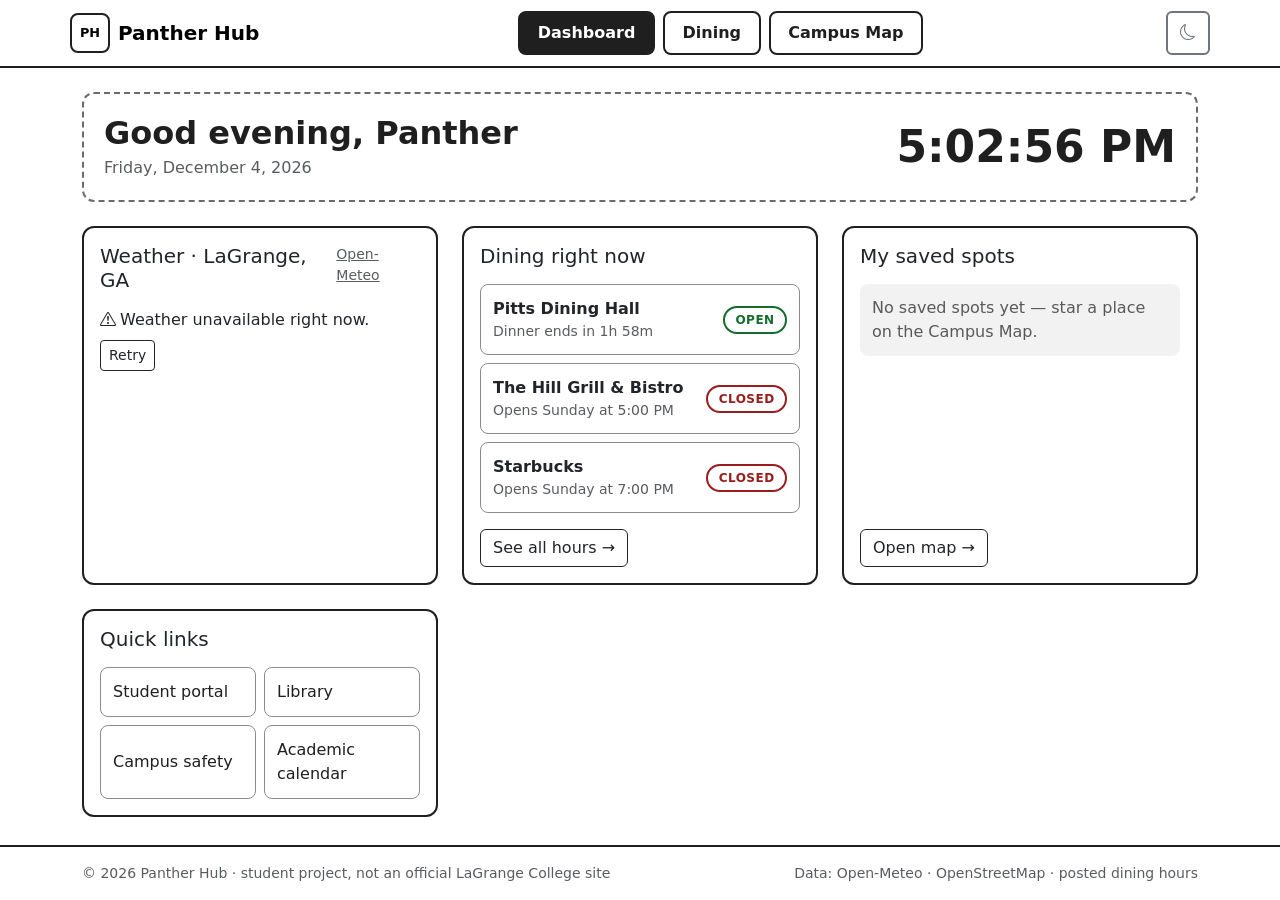
<file: index.html>
<!doctype html>
<html lang="en" data-bs-theme="light">
<head>
  <!-- ===== Page metadata ===== -->
  <meta charset="utf-8">
  <meta name="viewport" content="width=device-width, initial-scale=1">
  <title>Dashboard · Panther Hub</title>
  <meta name="description" content="Panther Hub dashboard: weather, dining status, and quick links for LaGrange College students.">

  <!-- Bootstrap 5.3 (5.3+ is needed for data-bs-theme dark mode in the Final epic) -->
  <link rel="stylesheet" href="https://cdn.jsdelivr.net/npm/bootstrap@5.3.3/dist/css/bootstrap.min.css">
  <!-- Bootstrap Icons: weather icons, moon, star -->
  <link rel="stylesheet" href="https://cdn.jsdelivr.net/npm/bootstrap-icons@1.11.3/font/bootstrap-icons.min.css">
  <!-- Custom styles load last so they can override Bootstrap -->
  <link rel="stylesheet" href="css/styles.css">
</head>
<body class="d-flex flex-column min-vh-100">

  <!-- Skip link: lets keyboard users jump past the navbar -->
  <a class="visually-hidden-focusable skip-link" href="#main">Skip to main content</a>

  <!-- ===== Shared header + navbar (same on all 3 pages) ===== -->
  <header class="site-header border-bottom">
    <nav class="navbar navbar-expand-md container-xl" aria-label="Main navigation">
      <!-- Brand: logo placeholder + name, links back to the Dashboard -->
      <a class="navbar-brand d-flex align-items-center gap-2 fw-bold" href="index.html">
        <span class="logo-mark" aria-hidden="true">PH</span>
        Panther Hub
      </a>

      <!-- Hamburger toggler: shown below the md breakpoint (mobile wireframes) -->
      <button class="navbar-toggler" type="button" data-bs-toggle="collapse" data-bs-target="#mainNav"
              aria-controls="mainNav" aria-expanded="false" aria-label="Open menu">
        <span class="navbar-toggler-icon"></span>
      </button>

      <div class="collapse navbar-collapse" id="mainNav">
        <ul class="navbar-nav mx-auto gap-md-2">
          <!-- aria-current marks the page the user is on -->
          <li class="nav-item"><a class="nav-link active" aria-current="page" href="index.html">Dashboard</a></li>
          <li class="nav-item"><a class="nav-link" href="dining.html">Dining</a></li>
          <li class="nav-item"><a class="nav-link" href="map.html">Campus Map</a></li>
        </ul>
        <!-- Dark-mode toggle: placeholder for now, wired up in FINAL 07 (PH-24) -->
        <button type="button" class="btn btn-outline-secondary icon-btn" id="themeToggle" aria-label="Toggle dark mode">
          <i class="bi bi-moon" aria-hidden="true"></i>
        </button>
      </div>
    </nav>
  </header>

  <main id="main" class="container-xl py-4 flex-grow-1">

    <!-- ① Greeting + live clock (dashboard.js → startClock) -->
    <section class="hero-card mb-4" aria-labelledby="greeting">
      <div>
        <h1 id="greeting" class="h2 fw-bold mb-1">Good day, Panther</h1>
        <p id="today" class="text-body-secondary mb-0">Loading date…</p>
      </div>
      <!-- Not an aria-live region on purpose: it would be announced every second -->
      <p id="clock" class="clock mb-0">--:--:--</p>
    </section>

    <!-- Card grid: 1 column on phones, 2 on tablets, 3 on desktop -->
    <div class="row g-4">

      <!-- ② Weather card (Open-Meteo API #1) -->
      <div class="col-12 col-md-6 col-lg-4">
        <section class="card hub-card h-100" aria-labelledby="weatherTitle">
          <div class="card-body d-flex flex-column gap-3">
            <div class="d-flex justify-content-between align-items-start">
              <h2 id="weatherTitle" class="h5 mb-0">Weather · LaGrange, GA</h2>
              <a class="small text-body-secondary" href="https://open-meteo.com/" target="_blank" rel="noopener">Open-Meteo</a>
            </div>
            <!-- dashboard.js swaps this container between loading / data / error states -->
            <div id="weatherBody" aria-live="polite">
              <p class="text-body-secondary mb-0">
                <span class="spinner-border spinner-border-sm me-2" aria-hidden="true"></span>Loading weather…
              </p>
            </div>
            <!-- 5-day forecast strip: filled from the API's daily arrays -->
            <ul id="forecast" class="forecast list-unstyled mb-0" aria-label="5-day forecast"></ul>
          </div>
        </section>
      </div>

      <!-- ③ Dining right now (reads data/dining.json + common.js hours logic) -->
      <div class="col-12 col-md-6 col-lg-4">
        <section class="card hub-card h-100" aria-labelledby="diningTitle">
          <div class="card-body d-flex flex-column gap-3">
            <h2 id="diningTitle" class="h5 mb-0">Dining right now</h2>
            <ul id="diningNow" class="list-unstyled d-flex flex-column gap-2 mb-0">
              <li class="text-body-secondary">Loading dining hours…</li>
            </ul>
            <a class="btn btn-outline-dark align-self-start mt-auto" href="dining.html">See all hours →</a>
          </div>
        </section>
      </div>

      <!-- ④ My saved spots: built in FINAL 06 (PH-23); shows the empty state for now -->
      <div class="col-12 col-md-6 col-lg-4">
        <section class="card hub-card h-100" aria-labelledby="savedTitle">
          <div class="card-body d-flex flex-column gap-3">
            <h2 id="savedTitle" class="h5 mb-0">My saved spots</h2>
            <ul id="savedSpots" class="list-unstyled d-flex flex-column gap-2 mb-0"></ul>
            <a class="btn btn-outline-dark align-self-start mt-auto" href="map.html">Open map →</a>
          </div>
        </section>
      </div>

      <!-- ⑤ Quick links: static 2×2 grid. External links open in a new tab. -->
      <div class="col-12 col-md-6 col-lg-4">
        <section class="card hub-card h-100" aria-labelledby="linksTitle">
          <div class="card-body d-flex flex-column gap-3">
            <h2 id="linksTitle" class="h5 mb-0">Quick links</h2>
            <!-- TODO (PH-11): confirm each URL with the college before the MVP deadline -->
            <div class="quick-links">
              <a href="https://www.lagrange.edu/" target="_blank" rel="noopener">Student portal</a>
              <a href="https://www.lagrange.edu/" target="_blank" rel="noopener">Library</a>
              <a href="https://www.lagrange.edu/" target="_blank" rel="noopener">Campus safety</a>
              <a href="https://www.lagrange.edu/" target="_blank" rel="noopener">Academic calendar</a>
            </div>
          </div>
        </section>
      </div>

    </div>
  </main>

  <!-- ===== Shared footer ===== -->
  <footer class="site-footer border-top py-3">
    <div class="container-xl d-flex flex-wrap justify-content-between gap-2 small text-body-secondary">
      <span>© <span class="js-year"></span> Panther Hub · student project, not an official LaGrange College site</span>
      <span>Data: Open-Meteo · OpenStreetMap · posted dining hours</span>
    </div>
  </footer>

  <!-- Bootstrap JS bundle (navbar collapse) -->
  <script src="https://cdn.jsdelivr.net/npm/bootstrap@5.3.3/dist/js/bootstrap.bundle.min.js"></script>
  <!-- Shared helpers first, then this page's script -->
  <script src="js/common.js"></script>
  <script src="js/dashboard.js"></script>
</body>
</html>
</file>
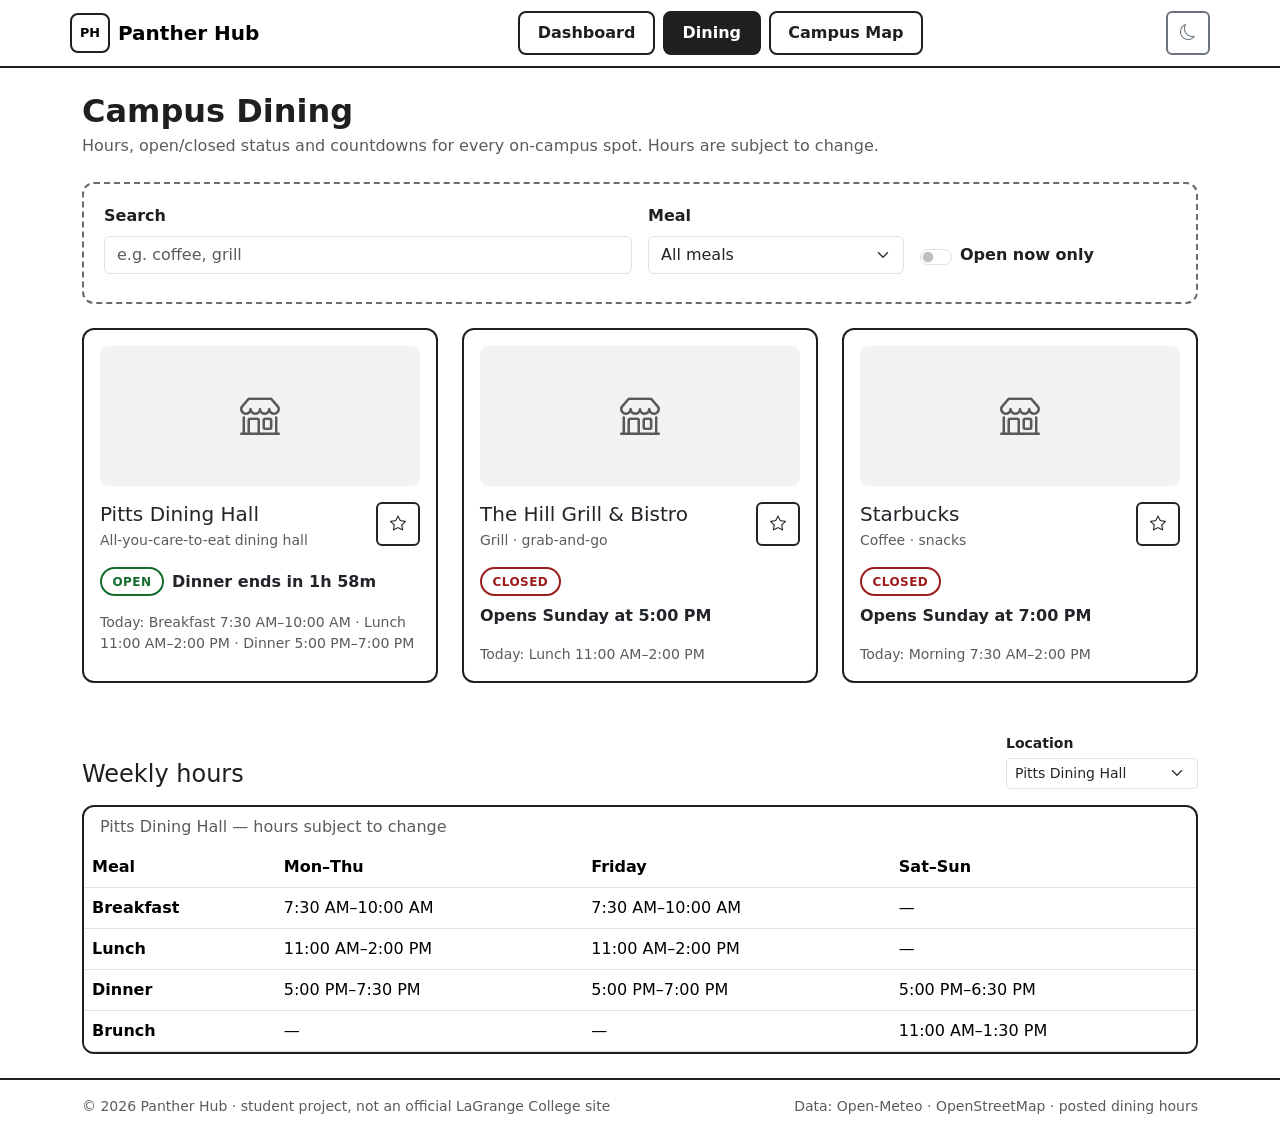
<file: dining.html>
<!doctype html>
<html lang="en" data-bs-theme="light">
<head>
  <!-- ===== Page metadata ===== -->
  <meta charset="utf-8">
  <meta name="viewport" content="width=device-width, initial-scale=1">
  <title>Campus Dining · Panther Hub</title>
  <meta name="description" content="Open/closed status, countdowns, and weekly hours for LaGrange College dining locations.">

  <link rel="stylesheet" href="https://cdn.jsdelivr.net/npm/bootstrap@5.3.3/dist/css/bootstrap.min.css">
  <link rel="stylesheet" href="https://cdn.jsdelivr.net/npm/bootstrap-icons@1.11.3/font/bootstrap-icons.min.css">
  <link rel="stylesheet" href="css/styles.css">
</head>
<body class="d-flex flex-column min-vh-100">

  <a class="visually-hidden-focusable skip-link" href="#main">Skip to main content</a>

  <!-- ===== Shared header + navbar ===== -->
  <header class="site-header border-bottom">
    <nav class="navbar navbar-expand-md container-xl" aria-label="Main navigation">
      <a class="navbar-brand d-flex align-items-center gap-2 fw-bold" href="index.html">
        <span class="logo-mark" aria-hidden="true">PH</span>
        Panther Hub
      </a>
      <button class="navbar-toggler" type="button" data-bs-toggle="collapse" data-bs-target="#mainNav"
              aria-controls="mainNav" aria-expanded="false" aria-label="Open menu">
        <span class="navbar-toggler-icon"></span>
      </button>
      <div class="collapse navbar-collapse" id="mainNav">
        <ul class="navbar-nav mx-auto gap-md-2">
          <li class="nav-item"><a class="nav-link" href="index.html">Dashboard</a></li>
          <li class="nav-item"><a class="nav-link active" aria-current="page" href="dining.html">Dining</a></li>
          <li class="nav-item"><a class="nav-link" href="map.html">Campus Map</a></li>
        </ul>
        <button type="button" class="btn btn-outline-secondary icon-btn" id="themeToggle" aria-label="Toggle dark mode">
          <i class="bi bi-moon" aria-hidden="true"></i>
        </button>
      </div>
    </nav>
  </header>

  <main id="main" class="container-xl py-4 flex-grow-1">

    <!-- Page heading -->
    <div class="mb-4">
      <h1 class="h2 fw-bold mb-1">Campus Dining</h1>
      <p class="text-body-secondary mb-0">
        Hours, open/closed status and countdowns for every on-campus spot. Hours are subject to change.
        <span id="lastVerified"></span>
      </p>
    </div>

    <!-- ① Filter bar: markup is in place for the wireframe; filtering logic lands in FINAL 02 (PH-19) -->
    <form id="diningFilters" class="filter-bar mb-4" role="search" aria-label="Filter dining locations">
      <div class="row g-3 align-items-end">
        <div class="col-12 col-md-6">
          <label for="diningSearch" class="form-label fw-semibold">Search</label>
          <input id="diningSearch" type="search" class="form-control" placeholder="e.g. coffee, grill">
        </div>
        <div class="col-6 col-md-3">
          <label for="mealFilter" class="form-label fw-semibold">Meal</label>
          <select id="mealFilter" class="form-select">
            <option value="">All meals</option>
            <option>Breakfast</option>
            <option>Lunch</option>
            <option>Brunch</option>
            <option>Dinner</option>
          </select>
        </div>
        <div class="col-6 col-md-3">
          <div class="form-check form-switch open-now-switch">
            <input class="form-check-input" type="checkbox" role="switch" id="openNow">
            <label class="form-check-label fw-semibold" for="openNow">Open now only</label>
          </div>
        </div>
      </div>
      <p id="filterNote" class="small text-body-secondary mt-2 mb-0" aria-live="polite"></p>
    </form>

    <!-- ② Location cards: dining.js builds one <article> per location from data/dining.json -->
    <div id="diningCards" class="row g-4 mb-5" aria-live="polite">
      <p class="text-body-secondary">Loading dining locations…</p>
    </div>

    <!-- ④ Weekly hours table: built from the same JSON, no hard-coded times -->
    <section aria-labelledby="weeklyTitle">
      <div class="d-flex flex-wrap justify-content-between align-items-end gap-3 mb-3">
        <h2 id="weeklyTitle" class="h4 mb-0">Weekly hours</h2>
        <div>
          <label for="hoursLocation" class="form-label small fw-semibold mb-1">Location</label>
          <select id="hoursLocation" class="form-select form-select-sm"></select>
        </div>
      </div>
      <!-- .table-responsive lets the table scroll sideways on phones instead of breaking the layout -->
      <div class="table-responsive hub-table">
        <table class="table mb-0">
          <caption id="hoursCaption" class="px-3">Loading…</caption>
          <thead id="hoursHead"></thead>
          <tbody id="hoursBody"></tbody>
        </table>
      </div>
    </section>
  </main>

  <!-- ===== Shared footer ===== -->
  <footer class="site-footer border-top py-3">
    <div class="container-xl d-flex flex-wrap justify-content-between gap-2 small text-body-secondary">
      <span>© <span class="js-year"></span> Panther Hub · student project, not an official LaGrange College site</span>
      <span>Data: Open-Meteo · OpenStreetMap · posted dining hours</span>
    </div>
  </footer>

  <script src="https://cdn.jsdelivr.net/npm/bootstrap@5.3.3/dist/js/bootstrap.bundle.min.js"></script>
  <script src="js/common.js"></script>
  <script src="js/dining.js"></script>
</body>
</html>
</file>
<file: css/styles.css>
/* =====================================================================
   Panther Hub — custom styles
   Loaded after Bootstrap 5.3 so these rules can override its defaults.
   Sections:
     1. Theme variables (colors, spacing, radius)
     2. Base + shared header/footer
     3. Reusable components (cards, buttons, chips, badges)
     4. Dashboard
     5. Dining
     6. Campus Map
     7. Responsive rules (@media)
   ===================================================================== */

/* ---------- 1. Theme variables ----------
   One place to change the look. Dark-mode values (FINAL 07) will
   override these under [data-bs-theme="dark"]. */
:root {
  --ph-accent: #1d4ed8;        /* blue accent from the wireframes */
  --ph-accent-contrast: #ffffff;
  --ph-text: #1f1f1f;
  --ph-muted: #595959;         /* 7:1 on white, passes WCAG AA */
  --ph-border: #1f1f1f;
  --ph-border-soft: #8c8c8c;
  --ph-surface: #ffffff;
  --ph-surface-alt: #f2f2f2;
  --ph-open: #146c2e;          /* green, paired with the word OPEN */
  --ph-closed: #9b1c1c;        /* red, paired with the word CLOSED */
  --ph-radius: 12px;
  --ph-radius-sm: 8px;
  --ph-gap: 1rem;
  --ph-touch: 44px;            /* minimum touch-target size */
}

/* Placeholder dark palette so the toggle has something to switch to later */
[data-bs-theme="dark"] {
  --ph-text: #f1f1f1;
  --ph-muted: #b5b5b5;
  --ph-border: #d0d0d0;
  --ph-border-soft: #6b6b6b;
  --ph-surface: #1b1b1f;
  --ph-surface-alt: #2a2a30;
  --ph-accent: #7aa2ff;
  --ph-accent-contrast: #0b0b0b;
}

/* ---------- 2. Base + shared header/footer ---------- */
body {
  font-family: "Inter", system-ui, -apple-system, "Segoe UI", Roboto, sans-serif;
  color: var(--ph-text);
}

/* Skip link becomes visible when focused with the keyboard */
.skip-link {
  position: absolute;
  top: 0.5rem;
  left: 0.5rem;
  z-index: 2000;
  padding: 0.5rem 1rem;
  background: var(--ph-surface);
  border: 2px solid var(--ph-border);
  border-radius: var(--ph-radius-sm);
}

.site-header {
  border-bottom: 2px solid var(--ph-border) !important;
}

/* Square logo placeholder until real branding lands (FINAL 09) */
.logo-mark {
  display: inline-flex;
  align-items: center;
  justify-content: center;
  width: 40px;
  height: 40px;
  border: 2px solid var(--ph-border);
  border-radius: var(--ph-radius-sm);
  font-size: 0.8rem;
  font-weight: 800;
}

/* Nav links styled as outlined pills; the active page is filled */
.navbar-nav .nav-link {
  padding: 0.5rem 1.1rem !important;
  border: 2px solid var(--ph-border);
  border-radius: var(--ph-radius-sm);
  font-weight: 600;
  color: var(--ph-text);
}
.navbar-nav .nav-link.active {
  background: var(--ph-border);
  color: var(--ph-surface) !important;
}
.navbar-nav .nav-link:hover:not(.active) {
  background: var(--ph-surface-alt);
}

.site-footer {
  border-top: 2px solid var(--ph-border) !important;
}

/* ---------- 3. Reusable components ---------- */

/* Square icon-only buttons meet the 44×44 px touch target */
.icon-btn {
  width: var(--ph-touch);
  height: var(--ph-touch);
  display: inline-flex;
  align-items: center;
  justify-content: center;
  padding: 0;
  border-width: 2px;
}

/* Outlined card used across all pages */
.hub-card {
  border: 2px solid var(--ph-border);
  border-radius: var(--ph-radius);
}

/* Dashed box for "interactive area" sections, matching the wireframe */
.filter-bar,
.hero-card {
  padding: 1.25rem;
  border: 2px dashed #6b6b6b;
  border-radius: var(--ph-radius);
}

/* OPEN / CLOSED pill: color AND text, never color alone */
.status-pill {
  display: inline-block;
  padding: 0.2rem 0.65rem;
  border: 2px solid currentColor;
  border-radius: 999px;
  font-size: 0.75rem;
  font-weight: 800;
  letter-spacing: 0.04em;
  white-space: nowrap;
}
.status-pill.is-open   { color: var(--ph-open); }
.status-pill.is-closed { color: var(--ph-closed); }

/* Category chips on the map page */
.chip {
  min-height: var(--ph-touch);
  padding: 0 0.9rem;
  border: 2px solid var(--ph-border);
  border-radius: 999px;
  background: var(--ph-surface);
  color: var(--ph-text);
  font-weight: 600;
  font-size: 0.9rem;
}
.chip[aria-pressed="true"] {
  background: var(--ph-border);
  color: var(--ph-surface);
}

/* ---------- 4. Dashboard ---------- */
.hero-card {
  display: flex;
  flex-wrap: wrap;
  align-items: flex-end;
  justify-content: space-between;
  gap: var(--ph-gap);
}

/* tabular-nums keeps the digits the same width so the clock doesn't jitter */
.clock {
  font-size: clamp(2rem, 5vw, 2.75rem);
  font-weight: 700;
  font-variant-numeric: tabular-nums;
}

.weather-now {
  display: flex;
  align-items: center;
  gap: var(--ph-gap);
}
.weather-icon {
  font-size: 3.5rem;
  line-height: 1;
  color: var(--ph-accent);
}
.weather-temp {
  font-size: 2.75rem;
  font-weight: 700;
  line-height: 1;
}

/* 5 equal columns that stay in one row even on phones */
.forecast {
  display: grid;
  grid-template-columns: repeat(5, minmax(0, 1fr));
  gap: 0.5rem;
}
.forecast li {
  display: flex;
  flex-direction: column;
  align-items: center;
  gap: 0.25rem;
  padding: 0.5rem 0.25rem;
  background: var(--ph-surface-alt);
  border-radius: var(--ph-radius-sm);
  font-size: 0.8rem;
}
.forecast .bi {
  font-size: 1.25rem;
}

/* One row per dining location in the "Dining right now" card */
.dining-row {
  display: flex;
  align-items: center;
  justify-content: space-between;
  gap: 0.75rem;
  padding: 0.75rem;
  border: 1px solid var(--ph-border-soft);
  border-radius: var(--ph-radius-sm);
}

/* 2×2 quick-link grid */
.quick-links {
  display: grid;
  grid-template-columns: repeat(2, minmax(0, 1fr));
  gap: 0.5rem;
}
.quick-links a {
  display: flex;
  align-items: center;
  min-height: var(--ph-touch);
  padding: 0.75rem;
  border: 1px solid var(--ph-border-soft);
  border-radius: var(--ph-radius-sm);
  color: var(--ph-text);
  text-decoration: none;
}
.quick-links a:hover,
.quick-links a:focus-visible {
  background: var(--ph-surface-alt);
}

.saved-empty {
  padding: 0.75rem;
  background: var(--ph-surface-alt);
  border-radius: var(--ph-radius-sm);
  color: var(--ph-muted);
}

/* ---------- 5. Dining ---------- */
.open-now-switch {
  display: flex;
  align-items: center;
  gap: 0.5rem;
  min-height: calc(var(--ph-touch) - 6px);
  margin: 0;
}

/* Photo area on each dining card; shows a placeholder until real photos exist */
.card-photo {
  height: 140px;
  display: flex;
  align-items: center;
  justify-content: center;
  background: var(--ph-surface-alt);
  border-radius: var(--ph-radius-sm);
  color: var(--ph-muted);
  font-size: 2.5rem;
  overflow: hidden;
}
.card-photo img {
  width: 100%;
  height: 100%;
  object-fit: cover;
}

.countdown {
  font-weight: 600;
  font-variant-numeric: tabular-nums;
}

.hub-table {
  border: 2px solid var(--ph-border);
  border-radius: var(--ph-radius);
}
.hub-table table {
  min-width: 560px; /* forces sideways scroll on narrow phones instead of squishing */
}
.hub-table caption {
  caption-side: top;
}
.hub-table th[scope="row"] {
  white-space: nowrap;
}

/* ---------- 6. Campus Map ---------- */

/* Leaflet draws nothing unless its container has a real height */
.hub-map {
  height: 560px;
  border: 2px solid var(--ph-border);
  border-radius: var(--ph-radius);
  overflow: hidden;
  z-index: 0; /* keeps the map below the Bootstrap navbar dropdown */
}

/* Numbered pins built with L.divIcon in map.js */
.map-pin {
  display: flex;
  align-items: center;
  justify-content: center;
  width: 32px;
  height: 32px;
  border: 2px solid #1f1f1f;
  border-radius: 50% 50% 50% 0;
  transform: rotate(-45deg);
  background: #ffffff;
}
.map-pin span {
  transform: rotate(45deg);
  font-size: 0.75rem;
  font-weight: 800;
  color: #1f1f1f;
}
.map-pin.is-active {
  background: #1f1f1f;
}
.map-pin.is-active span {
  color: #ffffff;
}

/* Result list buttons */
.place-btn {
  width: 100%;
  display: flex;
  align-items: center;
  gap: 0.75rem;
  padding: 0.75rem;
  border: 2px solid var(--ph-border);
  border-radius: var(--ph-radius-sm);
  background: var(--ph-surface);
  color: var(--ph-text);
  text-align: left;
}
.place-btn:hover,
.place-btn[aria-current="true"] {
  background: var(--ph-surface-alt);
}
.place-num {
  flex-shrink: 0;
  width: 28px;
  height: 28px;
  display: inline-flex;
  align-items: center;
  justify-content: center;
  border: 2px solid var(--ph-border);
  border-radius: 50%;
  font-size: 0.75rem;
  font-weight: 800;
}

.detail-photo {
  width: 180px;
  height: 120px;
  flex-shrink: 0;
  display: flex;
  align-items: center;
  justify-content: center;
  background: var(--ph-surface-alt);
  border-radius: var(--ph-radius-sm);
  font-size: 2rem;
  color: var(--ph-muted);
}

/* ---------- 7. Responsive rules ---------- */

/* Phones: shorter map (matches the 300px mobile wireframe), smaller hero */
@media (max-width: 575.98px) {
  .hub-map {
    height: 300px;
  }
  .detail-photo {
    width: 100%;
  }
  .hero-card {
    flex-direction: column;
    align-items: flex-start;
  }
}

/* Collapsed navbar: give stacked links some breathing room */
@media (max-width: 767.98px) {
  .navbar-nav {
    gap: 0.5rem;
    margin: 0.75rem 0;
  }
}
</file>
